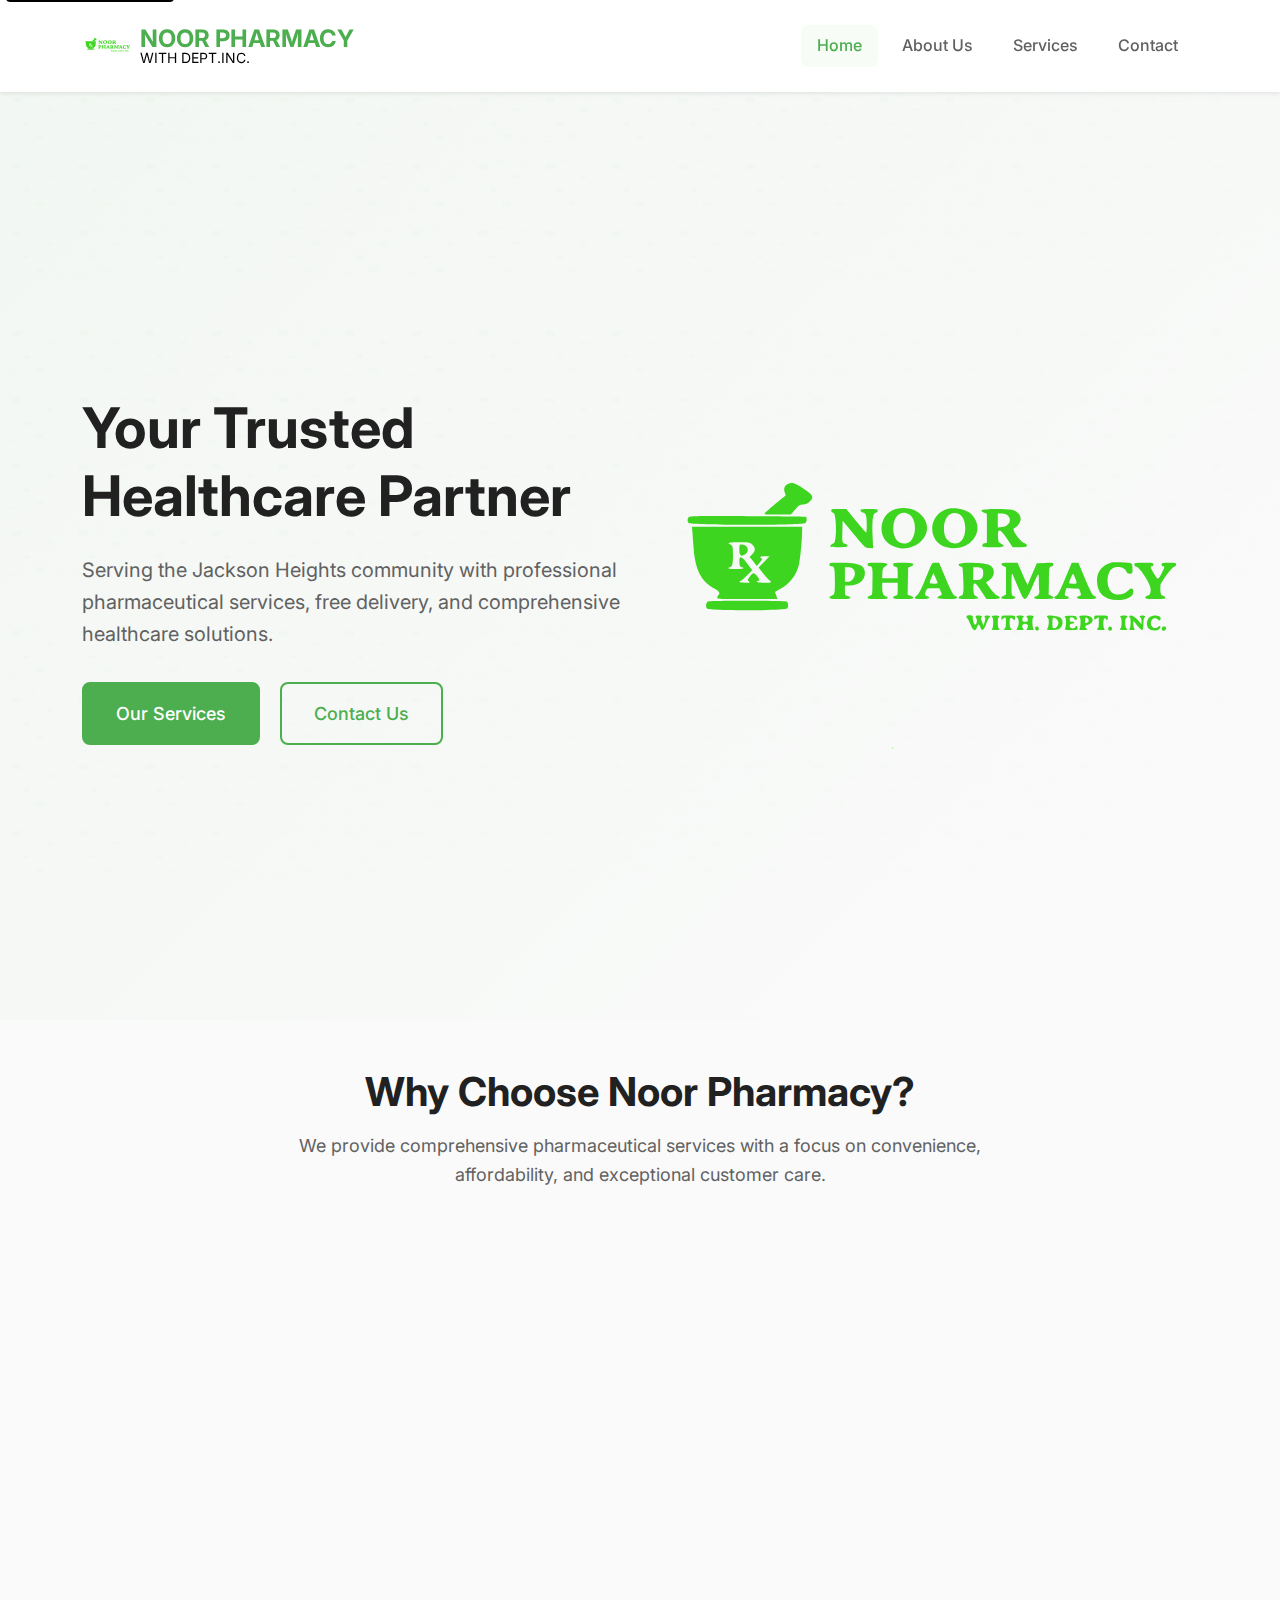
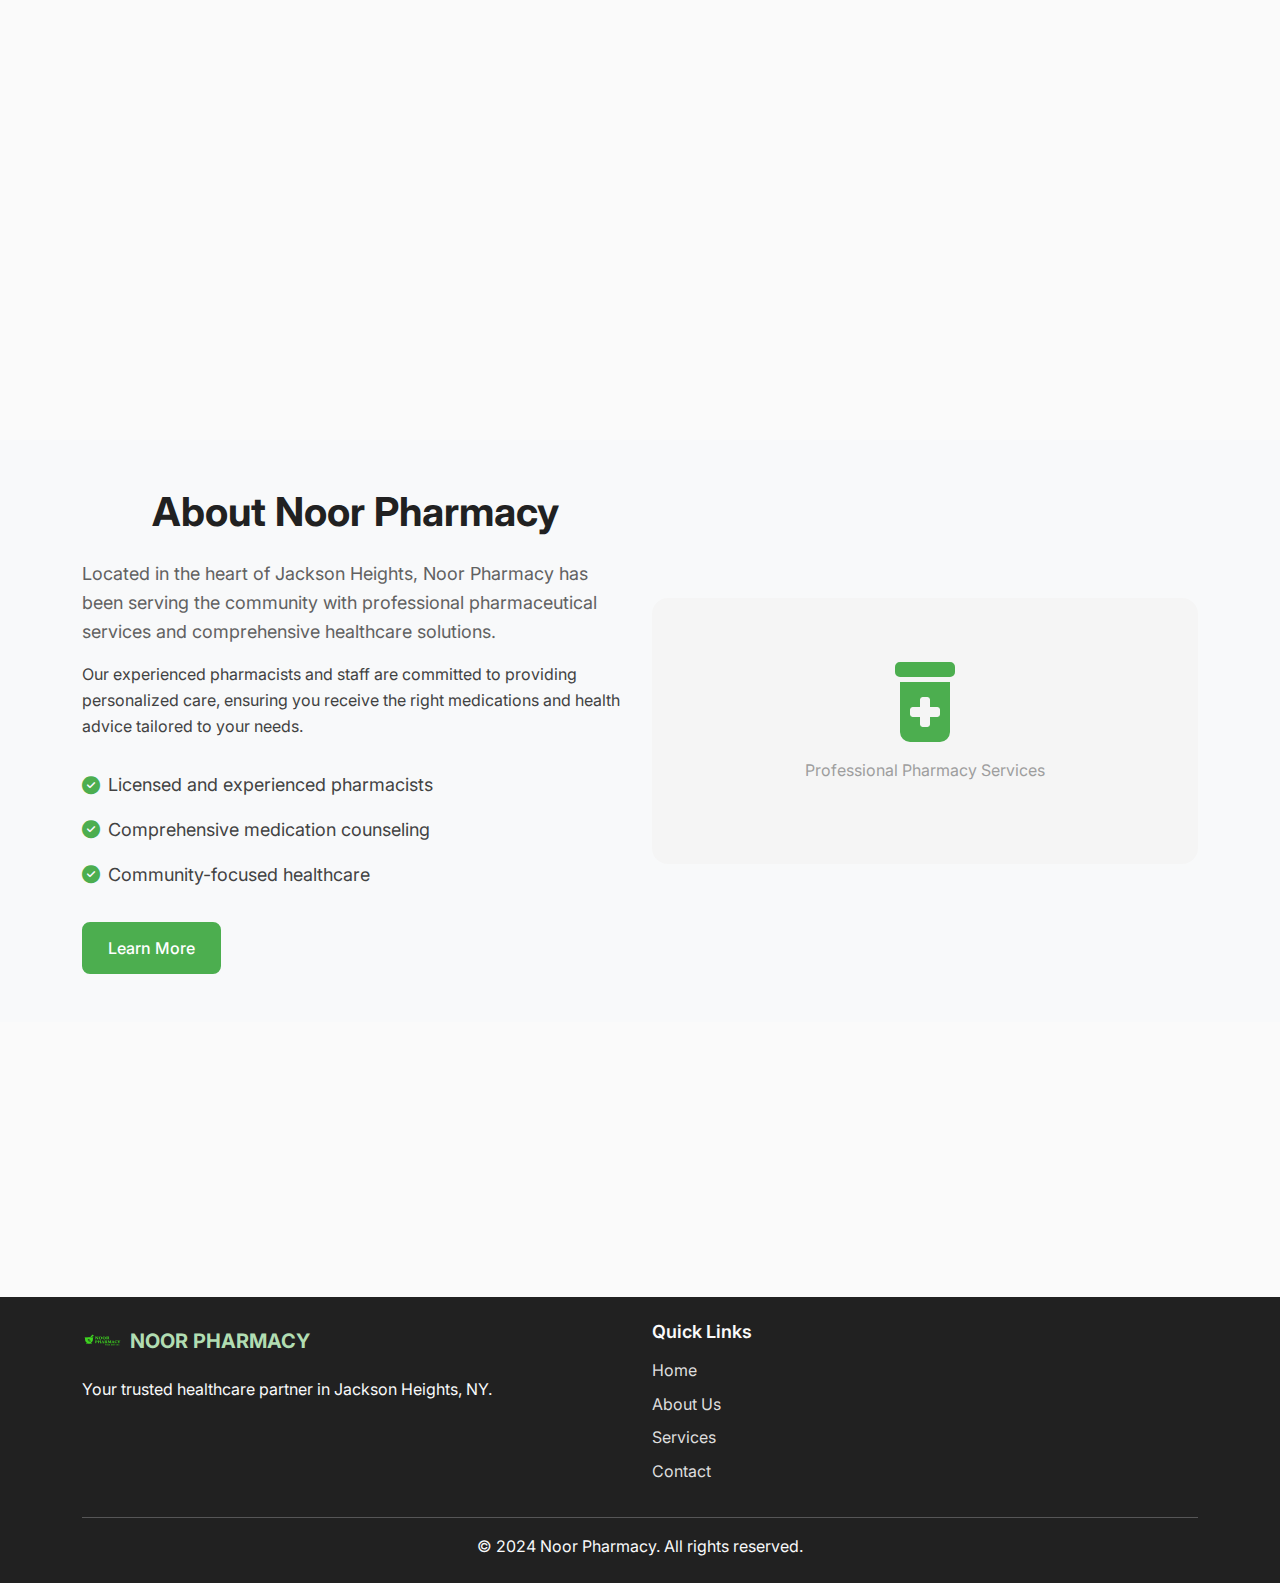
<file: index.html>
<!DOCTYPE html>
<html lang="en">
<head>
    <meta charset="UTF-8">
    <meta name="viewport" content="width=device-width, initial-scale=1.0">
    <title>Noor Pharmacy - Your Trusted Healthcare Partner in Jackson Heights, NY</title>
    <meta name="description" content="Noor Pharmacy in Jackson Heights, NY offers prescription medications, free pickup & delivery, accepts all major insurances, OTC medications, and more healthcare services.">
    <meta name="keywords" content="pharmacy, prescription, medication, Jackson Heights, NY, insurance, delivery, OTC, healthcare">
    
    <!-- Favicon -->
    <link rel="icon" type="image/svg+xml" href="favicon.svg">
    <link rel="icon" type="image/x-icon" href="favicon.ico">
    
    <!-- Bootstrap CSS -->
    <link href="https://cdn.jsdelivr.net/npm/bootstrap@5.3.0/dist/css/bootstrap.min.css" rel="stylesheet">
    <!-- Font Awesome -->
    <link rel="stylesheet" href="https://cdnjs.cloudflare.com/ajax/libs/font-awesome/6.4.0/css/all.min.css">
    <!-- Google Fonts -->
    <link href="https://fonts.googleapis.com/css2?family=Inter:wght@300;400;500;600;700&display=swap" rel="stylesheet">
    <!-- Custom CSS -->
    <link rel="stylesheet" href="css/style.css">
</head>
<body>
    <!-- Navigation -->
    <nav class="navbar navbar-expand-lg navbar-light bg-white shadow-sm fixed-top">
        <div class="container">
            <a class="navbar-brand d-flex align-items-center" href="index.html">
                <img src="assets/logo.svg" alt="Noor Pharmacy Logo" height="50" class="me-2">
                <div>
                    <div class="brand-name">NOOR PHARMACY</div>
                    <div class="brand-subtitle">WITH DEPT.INC.</div>
                </div>
            </a>
            
            <button class="navbar-toggler" type="button" data-bs-toggle="collapse" data-bs-target="#navbarNav">
                <span class="navbar-toggler-icon"></span>
            </button>
            
            <div class="collapse navbar-collapse" id="navbarNav">
                <ul class="navbar-nav ms-auto">
                    <li class="nav-item">
                        <a class="nav-link active" href="index.html">Home</a>
                    </li>
                    <li class="nav-item">
                        <a class="nav-link" href="about.html">About Us</a>
                    </li>
                    <li class="nav-item">
                        <a class="nav-link" href="services.html">Services</a>
                    </li>
                    <li class="nav-item">
                        <a class="nav-link" href="contact.html">Contact</a>
                    </li>
                </ul>
            </div>
        </div>
    </nav>

    <!-- Hero Section -->
    <section class="hero-section">
        <div class="container">
            <div class="row align-items-center min-vh-100">
                <div class="col-lg-6">
                    <div class="hero-content">
                        <h1 class="hero-title">Your Trusted Healthcare Partner</h1>
                        <p class="hero-subtitle">Serving the Jackson Heights community with professional pharmaceutical services, free delivery, and comprehensive healthcare solutions.</p>
                        <div class="hero-buttons">
                            <a href="services.html" class="btn btn-primary btn-lg me-3">Our Services</a>
                            <a href="contact.html" class="btn btn-outline-primary btn-lg">Contact Us</a>
                        </div>
                    </div>
                </div>
                <div class="col-lg-6">
                    <div class="hero-image">
                        <img src="assets/logo.svg" alt="Noor Pharmacy" class="img-fluid">
                    </div>
                </div>
            </div>
        </div>
    </section>

    <!-- Services Overview -->
    <section class="services-overview py-5">
        <div class="container">
            <div class="row text-center mb-5">
                <div class="col-lg-8 mx-auto">
                    <h2 class="section-title">Why Choose Noor Pharmacy?</h2>
                    <p class="section-subtitle">We provide comprehensive pharmaceutical services with a focus on convenience, affordability, and exceptional customer care.</p>
                </div>
            </div>
            
            <div class="row g-4">
                <div class="col-md-6 col-lg-3">
                    <div class="service-card">
                        <div class="service-icon">
                            <i class="fas fa-truck"></i>
                        </div>
                        <h4>Free Pickup & Delivery</h4>
                        <p>Convenient home delivery and pickup services for your medications and healthcare needs.</p>
                    </div>
                </div>
                
                <div class="col-md-6 col-lg-3">
                    <div class="service-card">
                        <div class="service-icon">
                            <i class="fas fa-shield-alt"></i>
                        </div>
                        <h4>All Major Insurances</h4>
                        <p>We accept all major insurance plans to make your healthcare more affordable and accessible.</p>
                    </div>
                </div>
                
                <div class="col-md-6 col-lg-3">
                    <div class="service-card">
                        <div class="service-icon">
                            <i class="fas fa-pills"></i>
                        </div>
                        <h4>O.T.C Medications</h4>
                        <p>Wide selection of over-the-counter medications and health products for your daily needs.</p>
                    </div>
                </div>
                
                <div class="col-md-6 col-lg-3">
                    <div class="service-card">
                        <div class="service-icon">
                            <i class="fas fa-file-invoice-dollar"></i>
                        </div>
                        <h4>Bill Payment Services</h4>
                        <p>Convenient phone and utility bill payment services for all major providers.</p>
                    </div>
                </div>
                
                <div class="col-md-6 col-lg-3">
                    <div class="service-card">
                        <div class="service-icon">
                            <i class="fas fa-money-bill-wave"></i>
                        </div>
                        <h4>Money Transfer</h4>
                        <p>Fast and secure money transfer services to send funds domestically and internationally.</p>
                    </div>
                </div>
            </div>
        </div>
    </section>

    <!-- About Section -->
    <section class="about-section py-5 bg-light">
        <div class="container">
            <div class="row align-items-center">
                <div class="col-lg-6">
                    <div class="about-content">
                        <h2 class="section-title">About Noor Pharmacy</h2>
                        <p class="lead">Located in the heart of Jackson Heights, Noor Pharmacy has been serving the community with professional pharmaceutical services and comprehensive healthcare solutions.</p>
                        <p>Our experienced pharmacists and staff are committed to providing personalized care, ensuring you receive the right medications and health advice tailored to your needs.</p>
                        <div class="about-features">
                            <div class="feature-item">
                                <i class="fas fa-check-circle text-primary me-2"></i>
                                <span>Licensed and experienced pharmacists</span>
                            </div>
                            <div class="feature-item">
                                <i class="fas fa-check-circle text-primary me-2"></i>
                                <span>Comprehensive medication counseling</span>
                            </div>
                            <div class="feature-item">
                                <i class="fas fa-check-circle text-primary me-2"></i>
                                <span>Community-focused healthcare</span>
                            </div>
                        </div>
                        <a href="about.html" class="btn btn-primary mt-3">Learn More</a>
                    </div>
                </div>
                <div class="col-lg-6">
                    <div class="about-image">
                        <div class="image-placeholder">
                            <i class="fas fa-prescription-bottle-alt fa-5x text-primary"></i>
                            <p class="mt-3">Professional Pharmacy Services</p>
                        </div>
                    </div>
                </div>
            </div>
        </div>
    </section>

    <!-- Contact Info -->
    <section class="contact-info py-5">
        <div class="container">
            <div class="row">
                <div class="col-lg-4">
                    <div class="contact-item">
                        <div class="contact-icon">
                            <i class="fas fa-map-marker-alt"></i>
                        </div>
                        <div class="contact-details">
                            <h5>Visit Us</h5>
                            <p>3703 74th Street<br>Jackson Heights, NY 11372</p>
                        </div>
                    </div>
                </div>
                
                <div class="col-lg-4">
                    <div class="contact-item">
                        <div class="contact-icon">
                            <i class="fas fa-phone"></i>
                        </div>
                        <div class="contact-details">
                            <h5>Call Us</h5>
                            <p><a href="tel:347-396-5303">347-396-5303</a></p>
                        </div>
                    </div>
                </div>
                
                <div class="col-lg-4">
                    <div class="contact-item">
                        <div class="contact-icon">
                            <i class="fas fa-envelope"></i>
                        </div>
                        <div class="contact-details">
                            <h5>Email Us</h5>
                            <p><a href="mailto:noorpharmacynyc@gmail.com">noorpharmacynyc@gmail.com</a></p>
                        </div>
                    </div>
                </div>
            </div>
        </div>
    </section>

    <!-- Footer -->
    <footer class="footer bg-dark text-light py-4">
        <div class="container">
            <div class="row">
                <div class="col-lg-6">
                    <div class="footer-brand">
                        <img src="assets/logo.svg" alt="Noor Pharmacy Logo" height="40" class="me-2">
                        <span class="footer-brand-name">NOOR PHARMACY</span>
                    </div>
                    <p class="mt-2">Your trusted healthcare partner in Jackson Heights, NY.</p>
                </div>
                <div class="col-lg-6">
                    <div class="footer-links">
                        <h6>Quick Links</h6>
                        <ul class="list-unstyled">
                            <li><a href="index.html">Home</a></li>
                            <li><a href="about.html">About Us</a></li>
                            <li><a href="services.html">Services</a></li>
                            <li><a href="contact.html">Contact</a></li>
                        </ul>
                    </div>
                </div>
            </div>
            <hr class="my-3">
            <div class="row">
                <div class="col-12 text-center">
                    <p class="mb-0">&copy; 2024 Noor Pharmacy. All rights reserved.</p>
                </div>
            </div>
        </div>
    </footer>

    <!-- Bootstrap JS -->
    <script src="https://cdn.jsdelivr.net/npm/bootstrap@5.3.0/dist/js/bootstrap.bundle.min.js"></script>
    <!-- Custom JS -->
    <script src="js/main.js"></script>
</body>
</html>
</file>
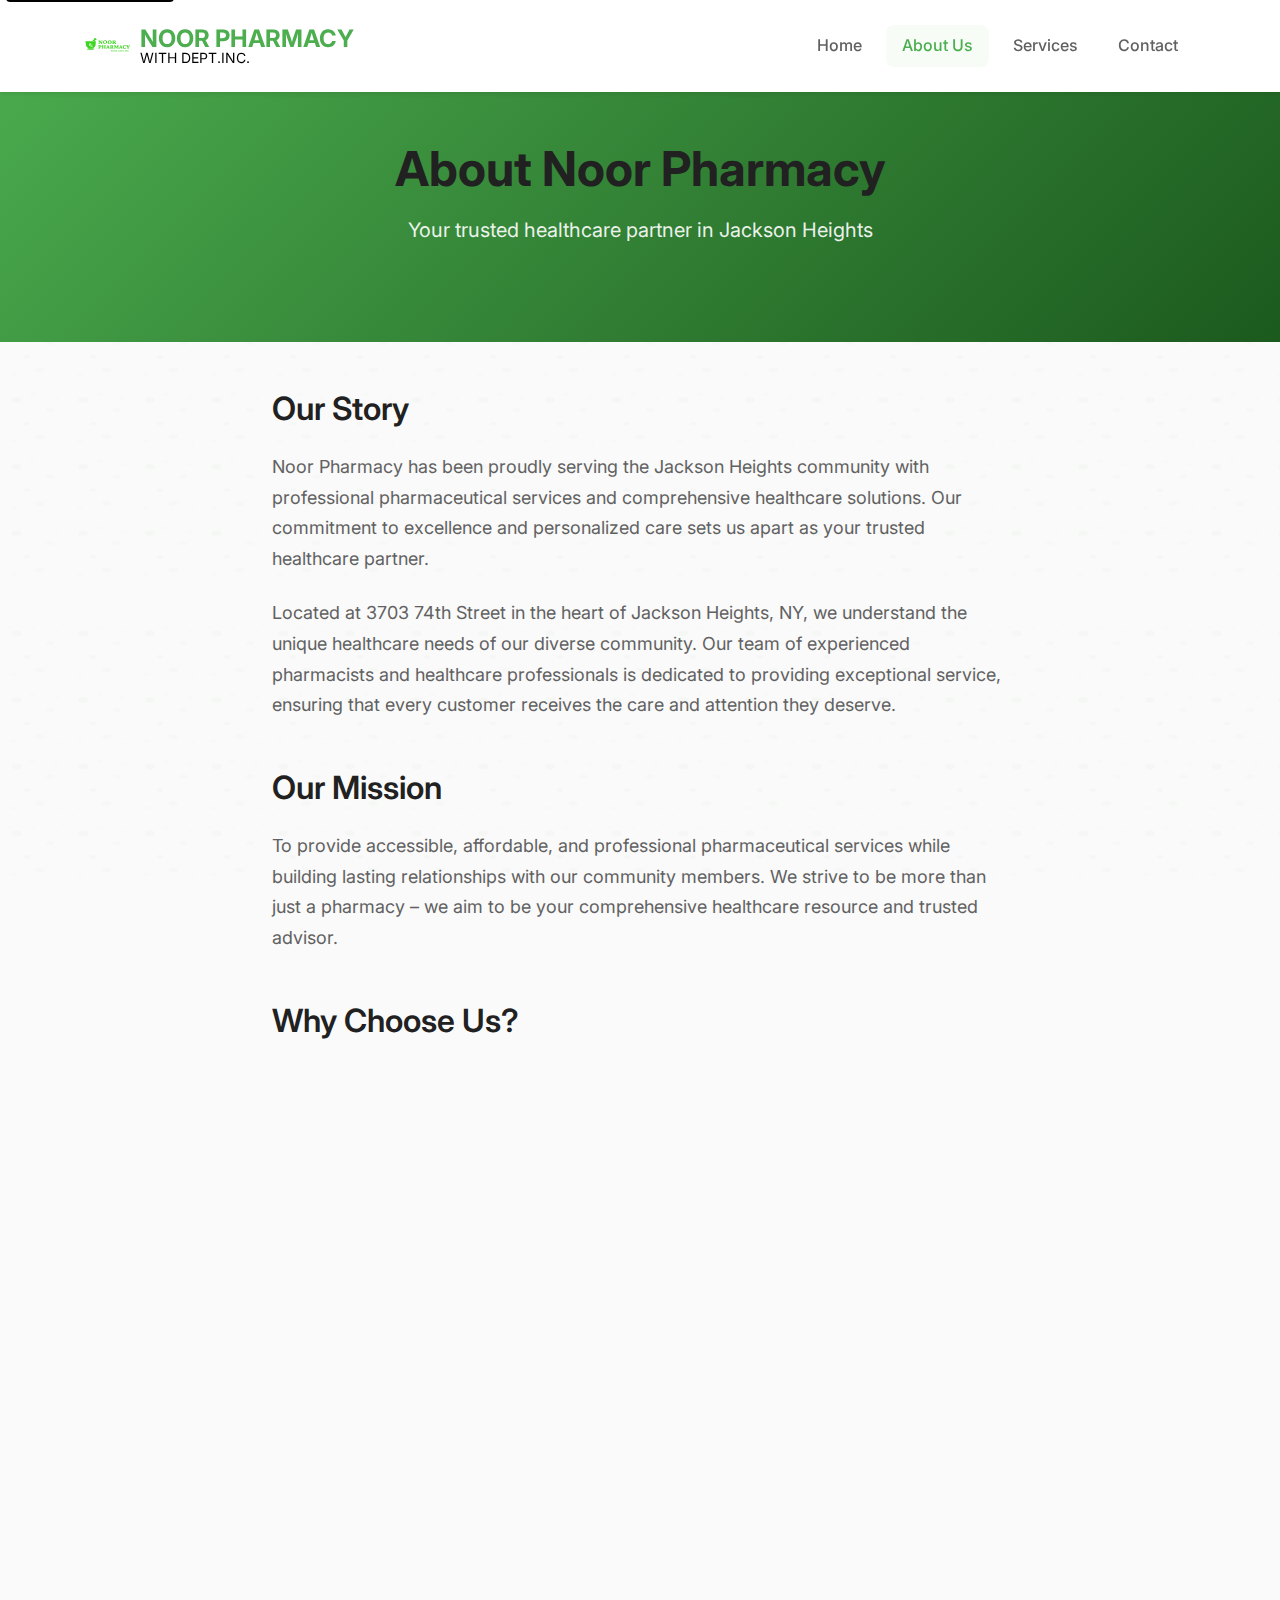
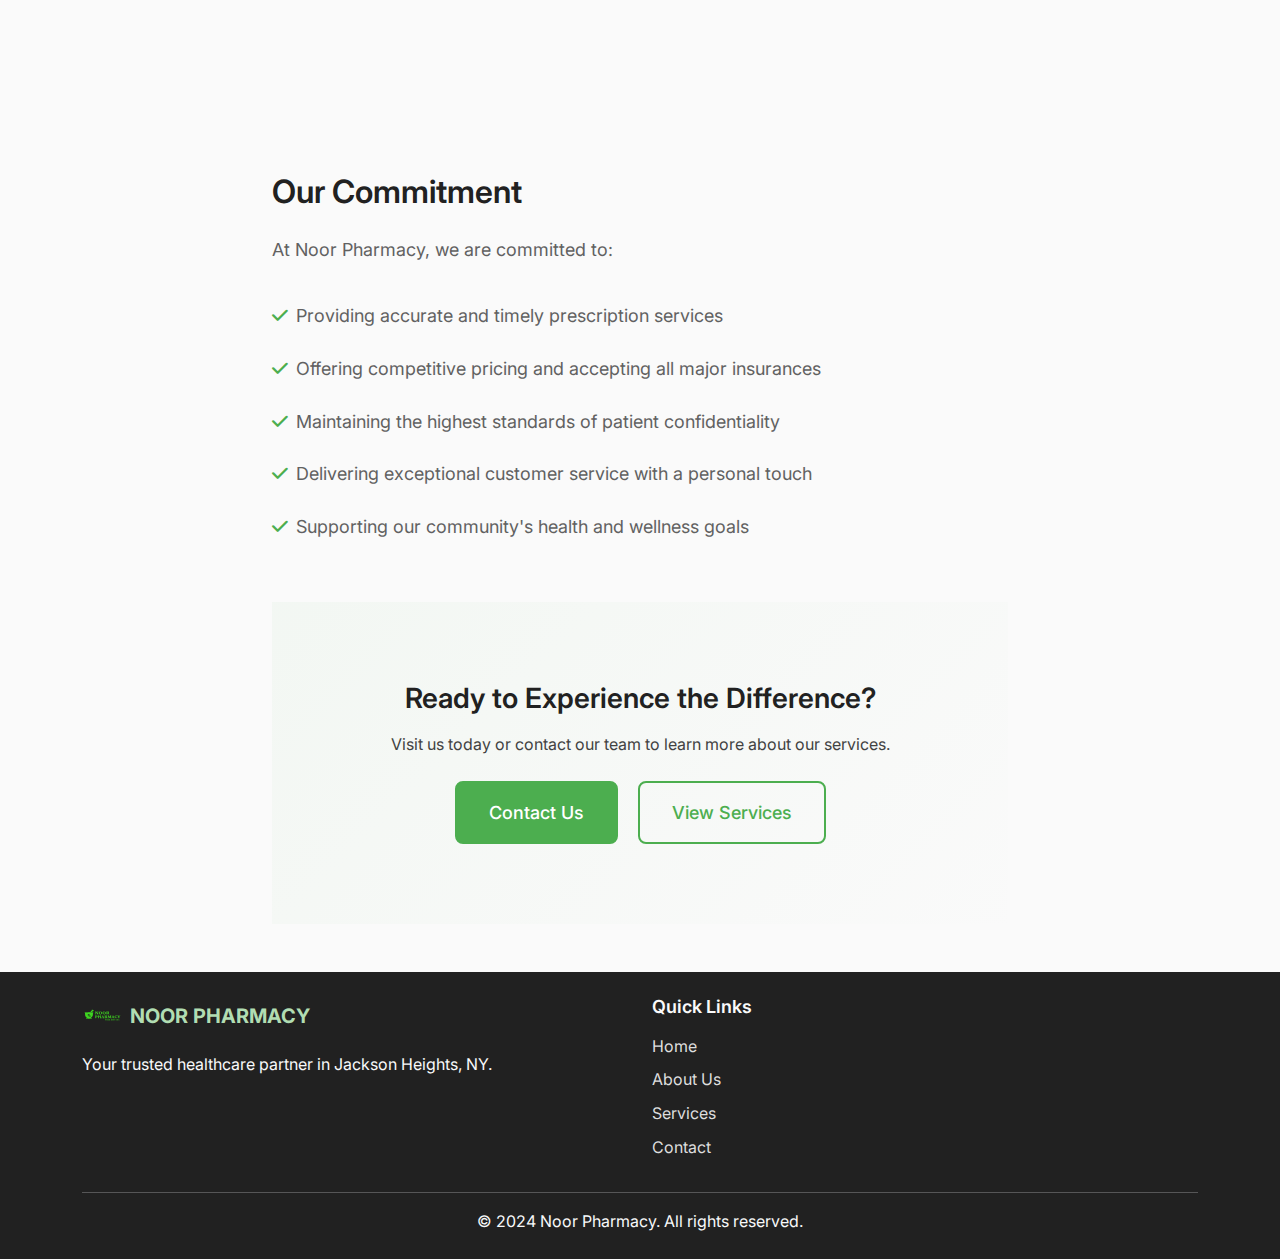
<file: about.html>
<!DOCTYPE html>
<html lang="en">
<head>
    <meta charset="UTF-8">
    <meta name="viewport" content="width=device-width, initial-scale=1.0">
    <title>About Us - Noor Pharmacy | Professional Healthcare Services in Jackson Heights</title>
    <meta name="description" content="Learn about Noor Pharmacy's commitment to providing professional pharmaceutical services and comprehensive healthcare solutions in Jackson Heights, NY.">
    
    <!-- Favicon -->
    <link rel="icon" type="image/svg+xml" href="favicon.svg">
    <link rel="icon" type="image/x-icon" href="favicon.ico">
    
    <!-- Bootstrap CSS -->
    <link href="https://cdn.jsdelivr.net/npm/bootstrap@5.3.0/dist/css/bootstrap.min.css" rel="stylesheet">
    <!-- Font Awesome -->
    <link rel="stylesheet" href="https://cdnjs.cloudflare.com/ajax/libs/font-awesome/6.4.0/css/all.min.css">
    <!-- Google Fonts -->
    <link href="https://fonts.googleapis.com/css2?family=Inter:wght@300;400;500;600;700&display=swap" rel="stylesheet">
    <!-- Custom CSS -->
    <link rel="stylesheet" href="css/style.css">
</head>
<body>
    <!-- Navigation -->
    <nav class="navbar navbar-expand-lg navbar-light bg-white shadow-sm fixed-top">
        <div class="container">
            <a class="navbar-brand d-flex align-items-center" href="index.html">
                <img src="assets/logo.svg" alt="Noor Pharmacy Logo" height="50" class="me-2">
                <div>
                    <div class="brand-name">NOOR PHARMACY</div>
                    <div class="brand-subtitle">WITH DEPT.INC.</div>
                </div>
            </a>
            
            <button class="navbar-toggler" type="button" data-bs-toggle="collapse" data-bs-target="#navbarNav">
                <span class="navbar-toggler-icon"></span>
            </button>
            
            <div class="collapse navbar-collapse" id="navbarNav">
                <ul class="navbar-nav ms-auto">
                    <li class="nav-item">
                        <a class="nav-link" href="index.html">Home</a>
                    </li>
                    <li class="nav-item">
                        <a class="nav-link active" href="about.html">About Us</a>
                    </li>
                    <li class="nav-item">
                        <a class="nav-link" href="services.html">Services</a>
                    </li>
                    <li class="nav-item">
                        <a class="nav-link" href="contact.html">Contact</a>
                    </li>
                </ul>
            </div>
        </div>
    </nav>

    <!-- Page Header -->
    <section class="page-header">
        <div class="container">
            <div class="row">
                <div class="col-12 text-center">
                    <h1 class="page-title">About Noor Pharmacy</h1>
                    <p class="page-subtitle">Your trusted healthcare partner in Jackson Heights</p>
                </div>
            </div>
        </div>
    </section>

    <!-- About Content -->
    <section class="about-content py-5">
        <div class="container">
            <div class="row">
                <div class="col-lg-8 mx-auto">
                    <div class="content-section">
                        <h2>Our Story</h2>
                        <p class="lead">Noor Pharmacy has been proudly serving the Jackson Heights community with professional pharmaceutical services and comprehensive healthcare solutions. Our commitment to excellence and personalized care sets us apart as your trusted healthcare partner.</p>
                        
                        <p>Located at 3703 74th Street in the heart of Jackson Heights, NY, we understand the unique healthcare needs of our diverse community. Our team of experienced pharmacists and healthcare professionals is dedicated to providing exceptional service, ensuring that every customer receives the care and attention they deserve.</p>
                    </div>

                    <div class="content-section">
                        <h2>Our Mission</h2>
                        <p>To provide accessible, affordable, and professional pharmaceutical services while building lasting relationships with our community members. We strive to be more than just a pharmacy – we aim to be your comprehensive healthcare resource and trusted advisor.</p>
                    </div>

                    <div class="content-section">
                        <h2>Why Choose Us?</h2>
                        <div class="row g-4">
                            <div class="col-md-6">
                                <div class="feature-box">
                                    <div class="feature-icon">
                                        <i class="fas fa-user-md"></i>
                                    </div>
                                    <h4>Expert Pharmacists</h4>
                                    <p>Our licensed pharmacists provide professional medication counseling and healthcare advice.</p>
                                </div>
                            </div>
                            <div class="col-md-6">
                                <div class="feature-box">
                                    <div class="feature-icon">
                                        <i class="fas fa-heart"></i>
                                    </div>
                                    <h4>Personalized Care</h4>
                                    <p>We take time to understand your individual health needs and provide customized solutions.</p>
                                </div>
                            </div>
                            <div class="col-md-6">
                                <div class="feature-box">
                                    <div class="feature-icon">
                                        <i class="fas fa-clock"></i>
                                    </div>
                                    <h4>Convenient Hours</h4>
                                    <p>Extended hours and flexible scheduling to accommodate your busy lifestyle.</p>
                                </div>
                            </div>
                            <div class="col-md-6">
                                <div class="feature-box">
                                    <div class="feature-icon">
                                        <i class="fas fa-users"></i>
                                    </div>
                                    <h4>Community Focus</h4>
                                    <p>Deeply rooted in the Jackson Heights community, understanding local healthcare needs.</p>
                                </div>
                            </div>
                        </div>
                    </div>

                    <div class="content-section">
                        <h2>Our Commitment</h2>
                        <p>At Noor Pharmacy, we are committed to:</p>
                        <ul class="commitment-list">
                            <li><i class="fas fa-check text-primary me-2"></i>Providing accurate and timely prescription services</li>
                            <li><i class="fas fa-check text-primary me-2"></i>Offering competitive pricing and accepting all major insurances</li>
                            <li><i class="fas fa-check text-primary me-2"></i>Maintaining the highest standards of patient confidentiality</li>
                            <li><i class="fas fa-check text-primary me-2"></i>Delivering exceptional customer service with a personal touch</li>
                            <li><i class="fas fa-check text-primary me-2"></i>Supporting our community's health and wellness goals</li>
                        </ul>
                    </div>

                    <div class="cta-section text-center">
                        <h3>Ready to Experience the Difference?</h3>
                        <p>Visit us today or contact our team to learn more about our services.</p>
                        <div class="mt-4">
                            <a href="contact.html" class="btn btn-primary btn-lg me-3">Contact Us</a>
                            <a href="services.html" class="btn btn-outline-primary btn-lg">View Services</a>
                        </div>
                    </div>
                </div>
            </div>
        </div>
    </section>

    <!-- Footer -->
    <footer class="footer bg-dark text-light py-4">
        <div class="container">
            <div class="row">
                <div class="col-lg-6">
                    <div class="footer-brand">
                        <img src="assets/logo.svg" alt="Noor Pharmacy Logo" height="40" class="me-2">
                        <span class="footer-brand-name">NOOR PHARMACY</span>
                    </div>
                    <p class="mt-2">Your trusted healthcare partner in Jackson Heights, NY.</p>
                </div>
                <div class="col-lg-6">
                    <div class="footer-links">
                        <h6>Quick Links</h6>
                        <ul class="list-unstyled">
                            <li><a href="index.html">Home</a></li>
                            <li><a href="about.html">About Us</a></li>
                            <li><a href="services.html">Services</a></li>
                            <li><a href="contact.html">Contact</a></li>
                        </ul>
                    </div>
                </div>
            </div>
            <hr class="my-3">
            <div class="row">
                <div class="col-12 text-center">
                    <p class="mb-0">&copy; 2024 Noor Pharmacy. All rights reserved.</p>
                </div>
            </div>
        </div>
    </footer>

    <!-- Bootstrap JS -->
    <script src="https://cdn.jsdelivr.net/npm/bootstrap@5.3.0/dist/js/bootstrap.bundle.min.js"></script>
    <!-- Custom JS -->
    <script src="js/main.js"></script>
</body>
</html>
</file>
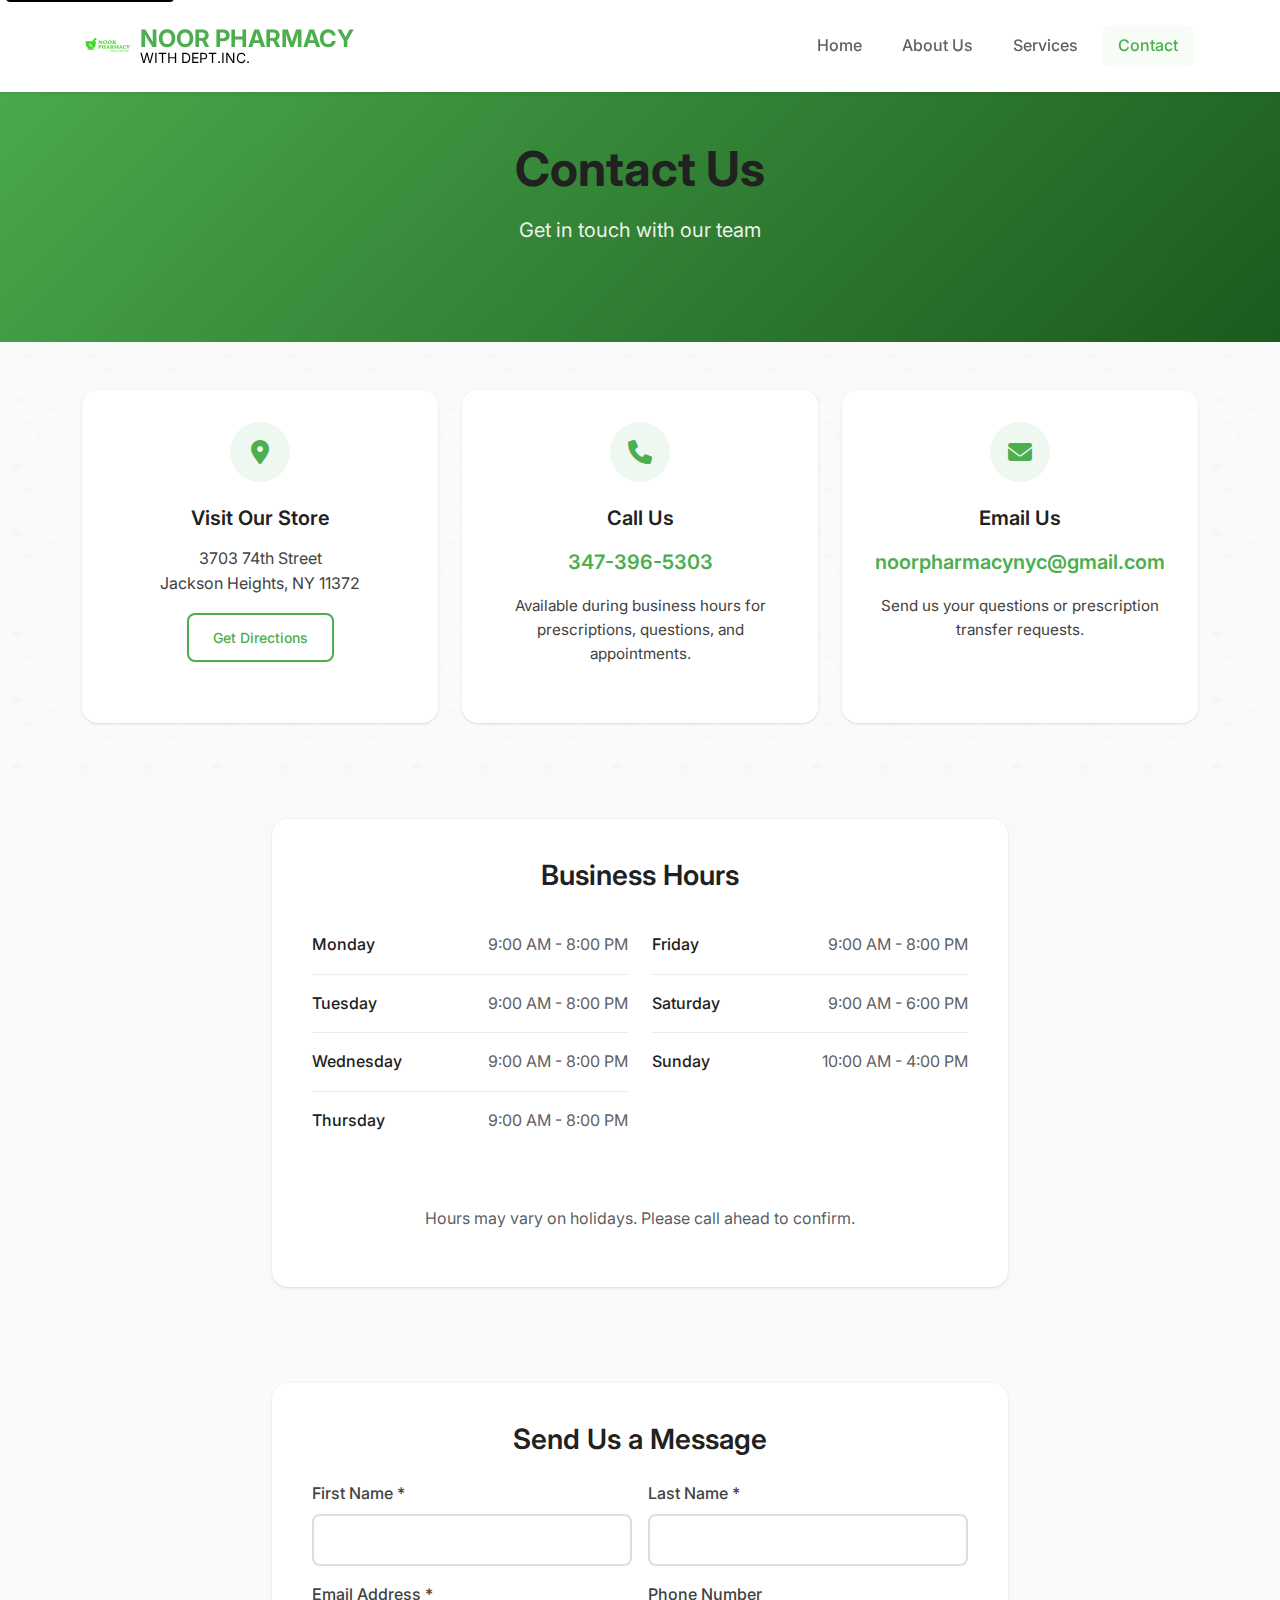
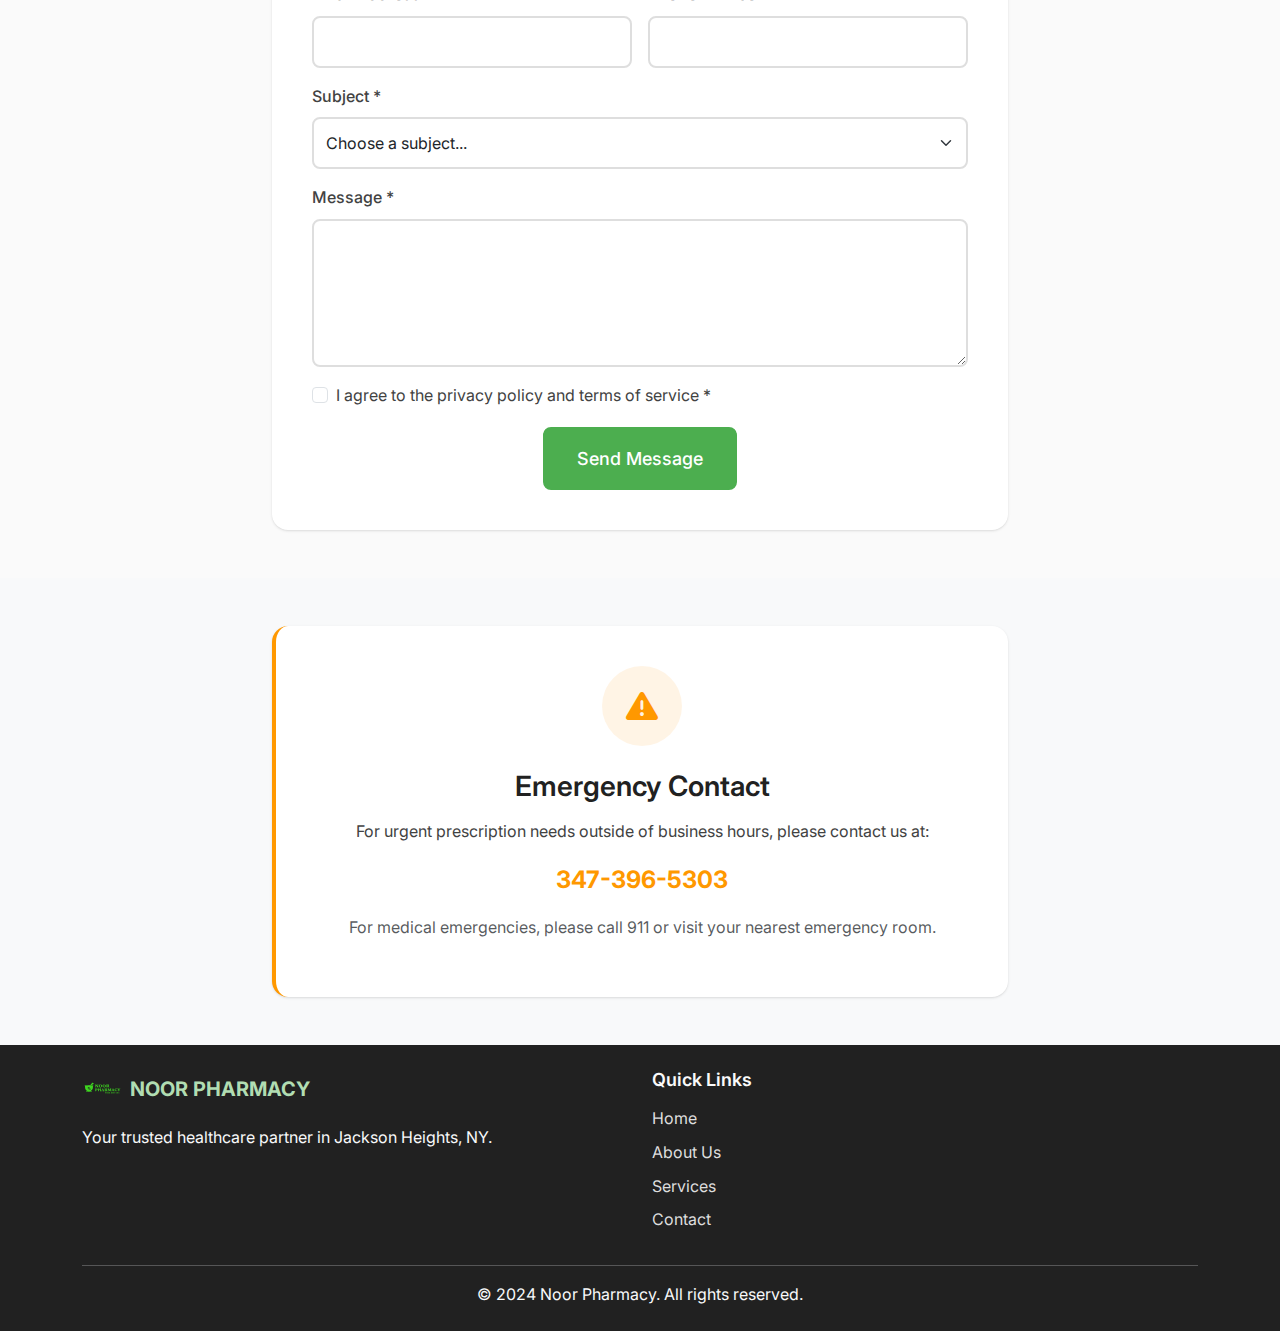
<file: contact.html>
<!DOCTYPE html>
<html lang="en">
<head>
    <meta charset="UTF-8">
    <meta name="viewport" content="width=device-width, initial-scale=1.0">
    <title>Contact Us - Noor Pharmacy | Get in Touch</title>
    <meta name="description" content="Contact Noor Pharmacy in Jackson Heights, NY. Visit us, call, or email for all your pharmaceutical and healthcare needs.">
    
    <!-- Favicon -->
    <link rel="icon" type="image/svg+xml" href="favicon.svg">
    <link rel="icon" type="image/x-icon" href="favicon.ico">
    
    <!-- Bootstrap CSS -->
    <link href="https://cdn.jsdelivr.net/npm/bootstrap@5.3.0/dist/css/bootstrap.min.css" rel="stylesheet">
    <!-- Font Awesome -->
    <link rel="stylesheet" href="https://cdnjs.cloudflare.com/ajax/libs/font-awesome/6.4.0/css/all.min.css">
    <!-- Google Fonts -->
    <link href="https://fonts.googleapis.com/css2?family=Inter:wght@300;400;500;600;700&display=swap" rel="stylesheet">
    <!-- Custom CSS -->
    <link rel="stylesheet" href="css/style.css">
</head>
<body>
    <!-- Navigation -->
    <nav class="navbar navbar-expand-lg navbar-light bg-white shadow-sm fixed-top">
        <div class="container">
            <a class="navbar-brand d-flex align-items-center" href="index.html">
                <img src="assets/logo.svg" alt="Noor Pharmacy Logo" height="50" class="me-2">
                <div>
                    <div class="brand-name">NOOR PHARMACY</div>
                    <div class="brand-subtitle">WITH DEPT.INC.</div>
                </div>
            </a>
            
            <button class="navbar-toggler" type="button" data-bs-toggle="collapse" data-bs-target="#navbarNav">
                <span class="navbar-toggler-icon"></span>
            </button>
            
            <div class="collapse navbar-collapse" id="navbarNav">
                <ul class="navbar-nav ms-auto">
                    <li class="nav-item">
                        <a class="nav-link" href="index.html">Home</a>
                    </li>
                    <li class="nav-item">
                        <a class="nav-link" href="about.html">About Us</a>
                    </li>
                    <li class="nav-item">
                        <a class="nav-link" href="services.html">Services</a>
                    </li>
                    <li class="nav-item">
                        <a class="nav-link active" href="contact.html">Contact</a>
                    </li>
                </ul>
            </div>
        </div>
    </nav>

    <!-- Page Header -->
    <section class="page-header">
        <div class="container">
            <div class="row">
                <div class="col-12 text-center">
                    <h1 class="page-title">Contact Us</h1>
                    <p class="page-subtitle">Get in touch with our team</p>
                </div>
            </div>
        </div>
    </section>

    <!-- Contact Information -->
    <section class="contact-section py-5">
        <div class="container">
            <div class="row g-4">
                <div class="col-lg-4">
                    <div class="contact-info-card">
                        <div class="contact-icon">
                            <i class="fas fa-map-marker-alt"></i>
                        </div>
                        <h4>Visit Our Store</h4>
                        <p>3703 74th Street<br>Jackson Heights, NY 11372</p>
                        <a href="https://maps.google.com/?q=3703+74th+Street,+Jackson+Heights,+NY+11372" target="_blank" class="btn btn-outline-primary btn-sm">Get Directions</a>
                    </div>
                </div>
                
                <div class="col-lg-4">
                    <div class="contact-info-card">
                        <div class="contact-icon">
                            <i class="fas fa-phone"></i>
                        </div>
                        <h4>Call Us</h4>
                        <p class="contact-number"><a href="tel:347-396-5303">347-396-5303</a></p>
                        <p class="contact-note">Available during business hours for prescriptions, questions, and appointments.</p>
                    </div>
                </div>
                
                <div class="col-lg-4">
                    <div class="contact-info-card">
                        <div class="contact-icon">
                            <i class="fas fa-envelope"></i>
                        </div>
                        <h4>Email Us</h4>
                        <p class="contact-email"><a href="mailto:noorpharmacynyc@gmail.com">noorpharmacynyc@gmail.com</a></p>
                        <p class="contact-note">Send us your questions or prescription transfer requests.</p>
                    </div>
                </div>
            </div>
        </div>
    </section>

    <!-- Business Hours -->
    <section class="hours-section py-5 bg-light">
        <div class="container">
            <div class="row">
                <div class="col-lg-8 mx-auto">
                    <div class="hours-card">
                        <h3 class="text-center mb-4">Business Hours</h3>
                        <div class="row">
                            <div class="col-md-6">
                                <div class="hours-list">
                                    <div class="hours-item">
                                        <span class="day">Monday</span>
                                        <span class="time">9:00 AM - 8:00 PM</span>
                                    </div>
                                    <div class="hours-item">
                                        <span class="day">Tuesday</span>
                                        <span class="time">9:00 AM - 8:00 PM</span>
                                    </div>
                                    <div class="hours-item">
                                        <span class="day">Wednesday</span>
                                        <span class="time">9:00 AM - 8:00 PM</span>
                                    </div>
                                    <div class="hours-item">
                                        <span class="day">Thursday</span>
                                        <span class="time">9:00 AM - 8:00 PM</span>
                                    </div>
                                </div>
                            </div>
                            <div class="col-md-6">
                                <div class="hours-list">
                                    <div class="hours-item">
                                        <span class="day">Friday</span>
                                        <span class="time">9:00 AM - 8:00 PM</span>
                                    </div>
                                    <div class="hours-item">
                                        <span class="day">Saturday</span>
                                        <span class="time">9:00 AM - 6:00 PM</span>
                                    </div>
                                    <div class="hours-item">
                                        <span class="day">Sunday</span>
                                        <span class="time">10:00 AM - 4:00 PM</span>
                                    </div>
                                </div>
                            </div>
                        </div>
                        <div class="text-center mt-4">
                            <p class="text-muted">Hours may vary on holidays. Please call ahead to confirm.</p>
                        </div>
                    </div>
                </div>
            </div>
        </div>
    </section>

    <!-- Contact Form -->
    <section class="contact-form-section py-5">
        <div class="container">
            <div class="row">
                <div class="col-lg-8 mx-auto">
                    <div class="contact-form-card">
                        <h3 class="text-center mb-4">Send Us a Message</h3>
                        <form id="contactForm" class="needs-validation" novalidate>
                            <div class="row g-3">
                                <div class="col-md-6">
                                    <label for="firstName" class="form-label">First Name *</label>
                                    <input type="text" class="form-control" id="firstName" required>
                                    <div class="invalid-feedback">
                                        Please provide a valid first name.
                                    </div>
                                </div>
                                <div class="col-md-6">
                                    <label for="lastName" class="form-label">Last Name *</label>
                                    <input type="text" class="form-control" id="lastName" required>
                                    <div class="invalid-feedback">
                                        Please provide a valid last name.
                                    </div>
                                </div>
                                <div class="col-md-6">
                                    <label for="email" class="form-label">Email Address *</label>
                                    <input type="email" class="form-control" id="email" required>
                                    <div class="invalid-feedback">
                                        Please provide a valid email address.
                                    </div>
                                </div>
                                <div class="col-md-6">
                                    <label for="phone" class="form-label">Phone Number</label>
                                    <input type="tel" class="form-control" id="phone">
                                </div>
                                <div class="col-12">
                                    <label for="subject" class="form-label">Subject *</label>
                                    <select class="form-select" id="subject" required>
                                        <option value="">Choose a subject...</option>
                                        <option value="prescription">Prescription Inquiry</option>
                                        <option value="delivery">Delivery Service</option>
                                        <option value="insurance">Insurance Question</option>
                                        <option value="transfer">Prescription Transfer</option>
                                        <option value="general">General Question</option>
                                        <option value="other">Other</option>
                                    </select>
                                    <div class="invalid-feedback">
                                        Please select a subject.
                                    </div>
                                </div>
                                <div class="col-12">
                                    <label for="message" class="form-label">Message *</label>
                                    <textarea class="form-control" id="message" rows="5" required></textarea>
                                    <div class="invalid-feedback">
                                        Please provide a message.
                                    </div>
                                </div>
                                <div class="col-12">
                                    <div class="form-check">
                                        <input class="form-check-input" type="checkbox" id="privacy" required>
                                        <label class="form-check-label" for="privacy">
                                            I agree to the privacy policy and terms of service *
                                        </label>
                                        <div class="invalid-feedback">
                                            You must agree before submitting.
                                        </div>
                                    </div>
                                </div>
                                <div class="col-12 text-center">
                                    <button type="submit" class="btn btn-primary btn-lg">Send Message</button>
                                </div>
                            </div>
                        </form>
                    </div>
                </div>
            </div>
        </div>
    </section>

    <!-- Emergency Contact -->
    <section class="emergency-section py-5 bg-light">
        <div class="container">
            <div class="row">
                <div class="col-lg-8 mx-auto text-center">
                    <div class="emergency-card">
                        <div class="emergency-icon">
                            <i class="fas fa-exclamation-triangle"></i>
                        </div>
                        <h3>Emergency Contact</h3>
                        <p>For urgent prescription needs outside of business hours, please contact us at:</p>
                        <p class="emergency-number"><a href="tel:347-396-5303">347-396-5303</a></p>
                        <p class="text-muted">For medical emergencies, please call 911 or visit your nearest emergency room.</p>
                    </div>
                </div>
            </div>
        </div>
    </section>

    <!-- Footer -->
    <footer class="footer bg-dark text-light py-4">
        <div class="container">
            <div class="row">
                <div class="col-lg-6">
                    <div class="footer-brand">
                        <img src="assets/logo.svg" alt="Noor Pharmacy Logo" height="40" class="me-2">
                        <span class="footer-brand-name">NOOR PHARMACY</span>
                    </div>
                    <p class="mt-2">Your trusted healthcare partner in Jackson Heights, NY.</p>
                </div>
                <div class="col-lg-6">
                    <div class="footer-links">
                        <h6>Quick Links</h6>
                        <ul class="list-unstyled">
                            <li><a href="index.html">Home</a></li>
                            <li><a href="about.html">About Us</a></li>
                            <li><a href="services.html">Services</a></li>
                            <li><a href="contact.html">Contact</a></li>
                        </ul>
                    </div>
                </div>
            </div>
            <hr class="my-3">
            <div class="row">
                <div class="col-12 text-center">
                    <p class="mb-0">&copy; 2024 Noor Pharmacy. All rights reserved.</p>
                </div>
            </div>
        </div>
    </footer>

    <!-- Bootstrap JS -->
    <script src="https://cdn.jsdelivr.net/npm/bootstrap@5.3.0/dist/js/bootstrap.bundle.min.js"></script>
    <!-- Custom JS -->
    <script src="js/main.js"></script>
</body>
</html>
</file>
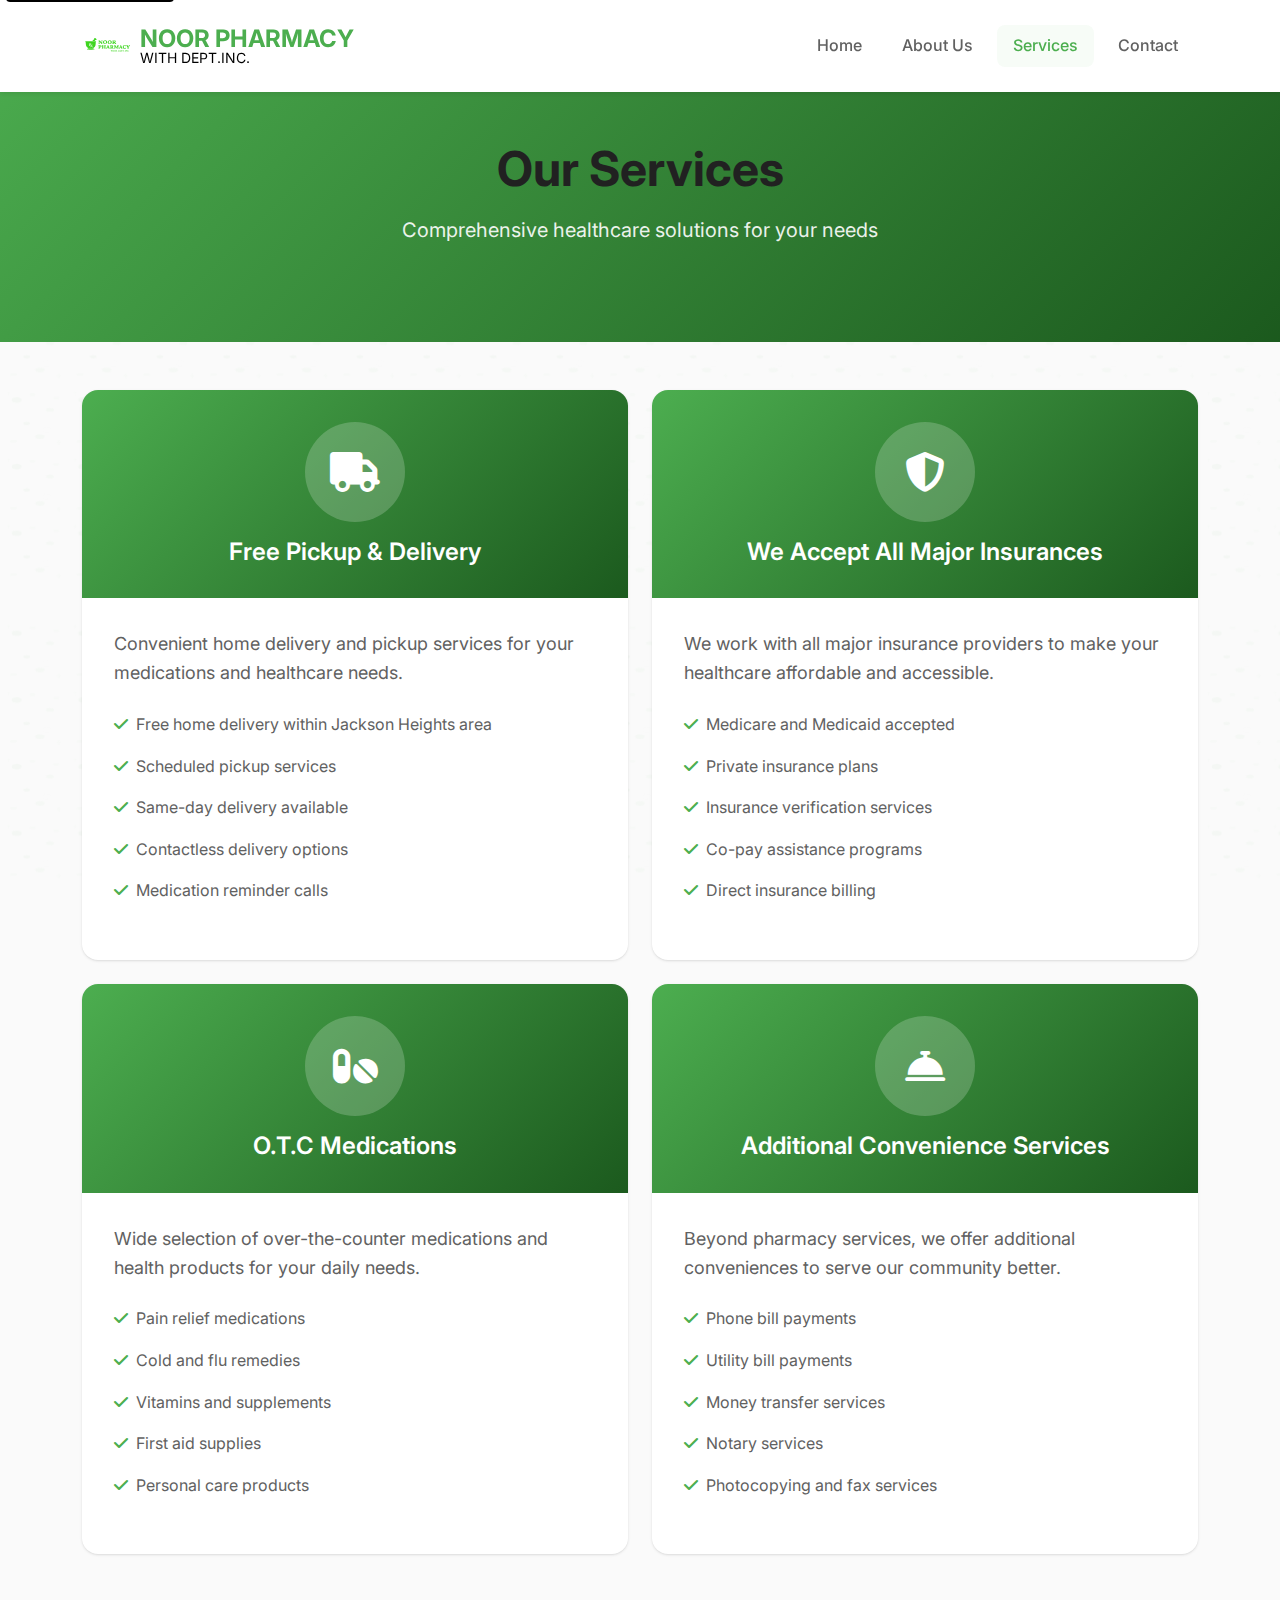
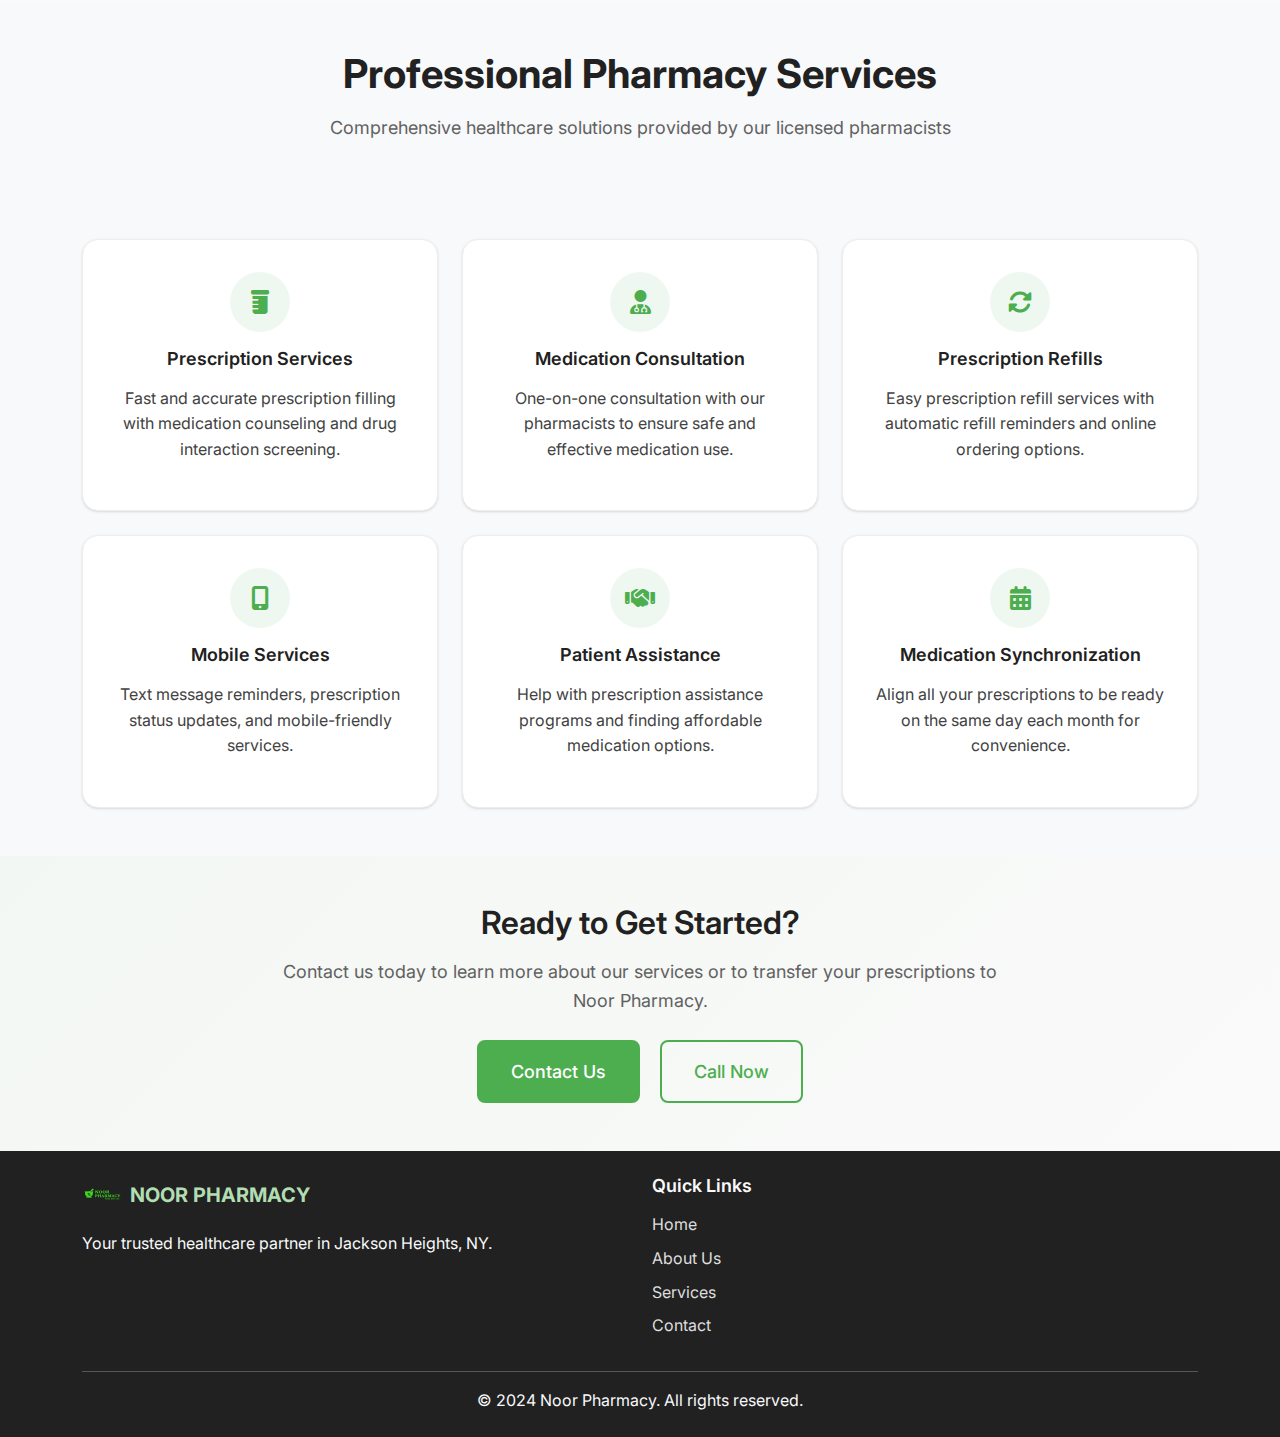
<file: services.html>
<!DOCTYPE html>
<html lang="en">
<head>
    <meta charset="UTF-8">
    <meta name="viewport" content="width=device-width, initial-scale=1.0">
    <title>Services - Noor Pharmacy | Comprehensive Healthcare Solutions</title>
    <meta name="description" content="Explore Noor Pharmacy's comprehensive services including free delivery, insurance acceptance, OTC medications, and additional convenience services in Jackson Heights, NY.">
    
    <!-- Favicon -->
    <link rel="icon" type="image/svg+xml" href="favicon.svg">
    <link rel="icon" type="image/x-icon" href="favicon.ico">
    
    <!-- Bootstrap CSS -->
    <link href="https://cdn.jsdelivr.net/npm/bootstrap@5.3.0/dist/css/bootstrap.min.css" rel="stylesheet">
    <!-- Font Awesome -->
    <link rel="stylesheet" href="https://cdnjs.cloudflare.com/ajax/libs/font-awesome/6.4.0/css/all.min.css">
    <!-- Google Fonts -->
    <link href="https://fonts.googleapis.com/css2?family=Inter:wght@300;400;500;600;700&display=swap" rel="stylesheet">
    <!-- Custom CSS -->
    <link rel="stylesheet" href="css/style.css">
</head>
<body>
    <!-- Navigation -->
    <nav class="navbar navbar-expand-lg navbar-light bg-white shadow-sm fixed-top">
        <div class="container">
            <a class="navbar-brand d-flex align-items-center" href="index.html">
                <img src="assets/logo.svg" alt="Noor Pharmacy Logo" height="50" class="me-2">
                <div>
                    <div class="brand-name">NOOR PHARMACY</div>
                    <div class="brand-subtitle">WITH DEPT.INC.</div>
                </div>
            </a>
            
            <button class="navbar-toggler" type="button" data-bs-toggle="collapse" data-bs-target="#navbarNav">
                <span class="navbar-toggler-icon"></span>
            </button>
            
            <div class="collapse navbar-collapse" id="navbarNav">
                <ul class="navbar-nav ms-auto">
                    <li class="nav-item">
                        <a class="nav-link" href="index.html">Home</a>
                    </li>
                    <li class="nav-item">
                        <a class="nav-link" href="about.html">About Us</a>
                    </li>
                    <li class="nav-item">
                        <a class="nav-link active" href="services.html">Services</a>
                    </li>
                    <li class="nav-item">
                        <a class="nav-link" href="contact.html">Contact</a>
                    </li>
                </ul>
            </div>
        </div>
    </nav>

    <!-- Page Header -->
    <section class="page-header">
        <div class="container">
            <div class="row">
                <div class="col-12 text-center">
                    <h1 class="page-title">Our Services</h1>
                    <p class="page-subtitle">Comprehensive healthcare solutions for your needs</p>
                </div>
            </div>
        </div>
    </section>

    <!-- Main Services -->
    <section class="services-section py-5">
        <div class="container">
            <div class="row g-4">
                <!-- Free Pickup & Delivery -->
                <div class="col-lg-6">
                    <div class="service-detail-card">
                        <div class="service-header">
                            <div class="service-icon-large">
                                <i class="fas fa-truck"></i>
                            </div>
                            <h3>Free Pickup & Delivery</h3>
                        </div>
                        <div class="service-content">
                            <p class="lead">Convenient home delivery and pickup services for your medications and healthcare needs.</p>
                            <ul class="service-features">
                                <li><i class="fas fa-check text-primary me-2"></i>Free home delivery within Jackson Heights area</li>
                                <li><i class="fas fa-check text-primary me-2"></i>Scheduled pickup services</li>
                                <li><i class="fas fa-check text-primary me-2"></i>Same-day delivery available</li>
                                <li><i class="fas fa-check text-primary me-2"></i>Contactless delivery options</li>
                                <li><i class="fas fa-check text-primary me-2"></i>Medication reminder calls</li>
                            </ul>
                        </div>
                    </div>
                </div>

                <!-- Insurance Services -->
                <div class="col-lg-6">
                    <div class="service-detail-card">
                        <div class="service-header">
                            <div class="service-icon-large">
                                <i class="fas fa-shield-alt"></i>
                            </div>
                            <h3>We Accept All Major Insurances</h3>
                        </div>
                        <div class="service-content">
                            <p class="lead">We work with all major insurance providers to make your healthcare affordable and accessible.</p>
                            <ul class="service-features">
                                <li><i class="fas fa-check text-primary me-2"></i>Medicare and Medicaid accepted</li>
                                <li><i class="fas fa-check text-primary me-2"></i>Private insurance plans</li>
                                <li><i class="fas fa-check text-primary me-2"></i>Insurance verification services</li>
                                <li><i class="fas fa-check text-primary me-2"></i>Co-pay assistance programs</li>
                                <li><i class="fas fa-check text-primary me-2"></i>Direct insurance billing</li>
                            </ul>
                        </div>
                    </div>
                </div>

                <!-- OTC Medications -->
                <div class="col-lg-6">
                    <div class="service-detail-card">
                        <div class="service-header">
                            <div class="service-icon-large">
                                <i class="fas fa-pills"></i>
                            </div>
                            <h3>O.T.C Medications</h3>
                        </div>
                        <div class="service-content">
                            <p class="lead">Wide selection of over-the-counter medications and health products for your daily needs.</p>
                            <ul class="service-features">
                                <li><i class="fas fa-check text-primary me-2"></i>Pain relief medications</li>
                                <li><i class="fas fa-check text-primary me-2"></i>Cold and flu remedies</li>
                                <li><i class="fas fa-check text-primary me-2"></i>Vitamins and supplements</li>
                                <li><i class="fas fa-check text-primary me-2"></i>First aid supplies</li>
                                <li><i class="fas fa-check text-primary me-2"></i>Personal care products</li>
                            </ul>
                        </div>
                    </div>
                </div>

                <!-- Additional Services -->
                <div class="col-lg-6">
                    <div class="service-detail-card">
                        <div class="service-header">
                            <div class="service-icon-large">
                                <i class="fas fa-concierge-bell"></i>
                            </div>
                            <h3>Additional Convenience Services</h3>
                        </div>
                        <div class="service-content">
                            <p class="lead">Beyond pharmacy services, we offer additional conveniences to serve our community better.</p>
                            <ul class="service-features">
                                <li><i class="fas fa-check text-primary me-2"></i>Phone bill payments</li>
                                <li><i class="fas fa-check text-primary me-2"></i>Utility bill payments</li>
                                <li><i class="fas fa-check text-primary me-2"></i>Money transfer services</li>
                                <li><i class="fas fa-check text-primary me-2"></i>Notary services</li>
                                <li><i class="fas fa-check text-primary me-2"></i>Photocopying and fax services</li>
                            </ul>
                        </div>
                    </div>
                </div>
            </div>
        </div>
    </section>

    <!-- Additional Services Grid -->
    <section class="additional-services py-5 bg-light">
        <div class="container">
            <div class="row text-center mb-5">
                <div class="col-lg-8 mx-auto">
                    <h2 class="section-title">Professional Pharmacy Services</h2>
                    <p class="section-subtitle">Comprehensive healthcare solutions provided by our licensed pharmacists</p>
                </div>
            </div>
            
            <div class="row g-4">
                <div class="col-md-4">
                    <div class="additional-service-card">
                        <div class="service-icon">
                            <i class="fas fa-prescription-bottle"></i>
                        </div>
                        <h4>Prescription Services</h4>
                        <p>Fast and accurate prescription filling with medication counseling and drug interaction screening.</p>
                    </div>
                </div>
                
                <div class="col-md-4">
                    <div class="additional-service-card">
                        <div class="service-icon">
                            <i class="fas fa-user-md"></i>
                        </div>
                        <h4>Medication Consultation</h4>
                        <p>One-on-one consultation with our pharmacists to ensure safe and effective medication use.</p>
                    </div>
                </div>
                
                <div class="col-md-4">
                    <div class="additional-service-card">
                        <div class="service-icon">
                            <i class="fas fa-sync-alt"></i>
                        </div>
                        <h4>Prescription Refills</h4>
                        <p>Easy prescription refill services with automatic refill reminders and online ordering options.</p>
                    </div>
                </div>
                
                <div class="col-md-4">
                    <div class="additional-service-card">
                        <div class="service-icon">
                            <i class="fas fa-mobile-alt"></i>
                        </div>
                        <h4>Mobile Services</h4>
                        <p>Text message reminders, prescription status updates, and mobile-friendly services.</p>
                    </div>
                </div>
                
                <div class="col-md-4">
                    <div class="additional-service-card">
                        <div class="service-icon">
                            <i class="fas fa-handshake"></i>
                        </div>
                        <h4>Patient Assistance</h4>
                        <p>Help with prescription assistance programs and finding affordable medication options.</p>
                    </div>
                </div>
                
                <div class="col-md-4">
                    <div class="additional-service-card">
                        <div class="service-icon">
                            <i class="fas fa-calendar-alt"></i>
                        </div>
                        <h4>Medication Synchronization</h4>
                        <p>Align all your prescriptions to be ready on the same day each month for convenience.</p>
                    </div>
                </div>
            </div>
        </div>
    </section>

    <!-- CTA Section -->
    <section class="cta-section py-5">
        <div class="container">
            <div class="row">
                <div class="col-lg-8 mx-auto text-center">
                    <h2>Ready to Get Started?</h2>
                    <p class="lead">Contact us today to learn more about our services or to transfer your prescriptions to Noor Pharmacy.</p>
                    <div class="mt-4">
                        <a href="contact.html" class="btn btn-primary btn-lg me-3">Contact Us</a>
                        <a href="tel:347-396-5303" class="btn btn-outline-primary btn-lg">Call Now</a>
                    </div>
                </div>
            </div>
        </div>
    </section>

    <!-- Footer -->
    <footer class="footer bg-dark text-light py-4">
        <div class="container">
            <div class="row">
                <div class="col-lg-6">
                    <div class="footer-brand">
                        <img src="assets/logo.svg" alt="Noor Pharmacy Logo" height="40" class="me-2">
                        <span class="footer-brand-name">NOOR PHARMACY</span>
                    </div>
                    <p class="mt-2">Your trusted healthcare partner in Jackson Heights, NY.</p>
                </div>
                <div class="col-lg-6">
                    <div class="footer-links">
                        <h6>Quick Links</h6>
                        <ul class="list-unstyled">
                            <li><a href="index.html">Home</a></li>
                            <li><a href="about.html">About Us</a></li>
                            <li><a href="services.html">Services</a></li>
                            <li><a href="contact.html">Contact</a></li>
                        </ul>
                    </div>
                </div>
            </div>
            <hr class="my-3">
            <div class="row">
                <div class="col-12 text-center">
                    <p class="mb-0">&copy; 2024 Noor Pharmacy. All rights reserved.</p>
                </div>
            </div>
        </div>
    </footer>

    <!-- Bootstrap JS -->
    <script src="https://cdn.jsdelivr.net/npm/bootstrap@5.3.0/dist/js/bootstrap.bundle.min.js"></script>
    <!-- Custom JS -->
    <script src="js/main.js"></script>
</body>
</html>
</file>
<file: css/style.css>
:root {
    /* Primary Colors - Green theme matching the logo */
    --primary-color: 122 39% 49%; /* #4CAF50 */
    --primary-dark: 122 53% 23%; /* #2E7D32 */
    --primary-light: 122 39% 78%; /* #C8E6C9 */
    
    /* Neutral Colors */
    --dark: 0 0% 15%; /* #262626 */
    --light: 0 0% 98%; /* #FAFAFA */
    --gray-100: 0 0% 96%; /* #F5F5F5 */
    --gray-200: 0 0% 93%; /* #EEEEEE */
    --gray-300: 0 0% 87%; /* #DDDDDD */
    --gray-500: 0 0% 62%; /* #9E9E9E */
    --gray-700: 0 0% 38%; /* #616161 */
    --gray-800: 0 0% 26%; /* #424242 */
    --gray-900: 0 0% 13%; /* #212121 */
    
    /* Typography */
    --font-family: 'Inter', -apple-system, BlinkMacSystemFont, 'Segoe UI', Roboto, sans-serif;
    --font-weight-light: 300;
    --font-weight-normal: 400;
    --font-weight-medium: 500;
    --font-weight-semibold: 600;
    --font-weight-bold: 700;
    
    /* Spacing */
    --section-padding: 5rem 0;
    --container-padding: 1.5rem;
    
    /* Border Radius */
    --border-radius: 0.5rem;
    --border-radius-lg: 1rem;
    
    /* Shadows */
    --shadow-sm: 0 1px 2px 0 hsl(0 0% 0% / 0.05);
    --shadow: 0 1px 3px 0 hsl(0 0% 0% / 0.1), 0 1px 2px -1px hsl(0 0% 0% / 0.1);
    --shadow-lg: 0 10px 15px -3px hsl(0 0% 0% / 0.1), 0 4px 6px -4px hsl(0 0% 0% / 0.1);
}

/* Base Styles */
* {
    margin: 0;
    padding: 0;
    box-sizing: border-box;
}

body {
    font-family: var(--font-family);
    line-height: 1.6;
    color: hsl(var(--gray-800));
    background-color: hsl(var(--light));
    background-image: url('../assets/pharmacy-bg.svg');
    background-size: 400px 300px;
    background-repeat: repeat;
    background-attachment: fixed;
}

/* Typography */
h1, h2, h3, h4, h5, h6 {
    font-weight: var(--font-weight-semibold);
    line-height: 1.2;
    margin-bottom: 1rem;
    color: hsl(var(--gray-900));
}

h1 { font-size: 2.5rem; }
h2 { font-size: 2rem; }
h3 { font-size: 1.75rem; }
h4 { font-size: 1.5rem; }
h5 { font-size: 1.25rem; }
h6 { font-size: 1.125rem; }

.lead {
    font-size: 1.125rem;
    font-weight: var(--font-weight-normal);
    color: hsl(var(--gray-700));
}

/* Buttons */
.btn {
    font-weight: var(--font-weight-medium);
    border-radius: var(--border-radius);
    padding: 0.75rem 1.5rem;
    text-decoration: none;
    display: inline-block;
    transition: all 0.3s ease;
    border: 2px solid transparent;
}

.btn-primary {
    background-color: hsl(var(--primary-color));
    border-color: hsl(var(--primary-color));
    color: white;
}

.btn-primary:hover {
    background-color: hsl(var(--primary-dark));
    border-color: hsl(var(--primary-dark));
    color: white;
    transform: translateY(-2px);
    box-shadow: var(--shadow-lg);
}

.btn-outline-primary {
    background-color: transparent;
    border-color: hsl(var(--primary-color));
    color: hsl(var(--primary-color));
}

.btn-outline-primary:hover {
    background-color: hsl(var(--primary-color));
    border-color: hsl(var(--primary-color));
    color: white;
}

.btn-lg {
    padding: 1rem 2rem;
    font-size: 1.125rem;
}

/* Navigation */
.navbar {
    padding: 1rem 0;
    transition: all 0.3s ease;
}

.navbar-brand {
    text-decoration: none;
}

.brand-name {
    font-size: 1.5rem;
    font-weight: var(--font-weight-bold);
    color: hsl(var(--primary-color));
    line-height: 1;
}

.brand-subtitle {
    font-size: 0.875rem;
    color: hsl(var(--gray-600));
    line-height: 1;
}

.nav-link {
    font-weight: var(--font-weight-medium);
    color: hsl(var(--gray-700)) !important;
    padding: 0.5rem 1rem !important;
    margin: 0 0.25rem;
    border-radius: var(--border-radius);
    transition: all 0.3s ease;
}

.nav-link:hover,
.nav-link.active {
    color: hsl(var(--primary-color)) !important;
    background-color: hsl(var(--primary-light) / 0.1);
}

/* Hero Section */
.hero-section {
    background: linear-gradient(135deg, hsl(var(--primary-light) / 0.1) 0%, hsl(var(--light)) 100%);
    padding-top: 120px;
}

.hero-title {
    font-size: 3.5rem;
    font-weight: var(--font-weight-bold);
    color: hsl(var(--gray-900));
    margin-bottom: 1.5rem;
}

.hero-subtitle {
    font-size: 1.25rem;
    color: hsl(var(--gray-700));
    margin-bottom: 2rem;
    line-height: 1.6;
}

.hero-buttons {
    margin-top: 2rem;
}

.hero-image img {
    max-width: 100%;
    height: auto;
    filter: drop-shadow(var(--shadow-lg));
}

/* Page Header */
.page-header {
    background: linear-gradient(135deg, hsl(var(--primary-color)) 0%, hsl(var(--primary-dark)) 100%);
    color: white;
    padding: 140px 0 80px;
    text-align: center;
}

.page-title {
    font-size: 3rem;
    font-weight: var(--font-weight-bold);
    margin-bottom: 1rem;
}

.page-subtitle {
    font-size: 1.25rem;
    opacity: 0.9;
}

/* Sections */
.section-title {
    font-size: 2.5rem;
    font-weight: var(--font-weight-bold);
    text-align: center;
    margin-bottom: 1rem;
    color: hsl(var(--gray-900));
}

.section-subtitle {
    font-size: 1.125rem;
    text-align: center;
    color: hsl(var(--gray-700));
    margin-bottom: 3rem;
}

/* Service Cards */
.service-card {
    background: white;
    padding: 2rem;
    border-radius: var(--border-radius-lg);
    box-shadow: var(--shadow);
    text-align: center;
    height: 100%;
    transition: all 0.3s ease;
    border: 1px solid hsl(var(--gray-200));
}

.service-card:hover {
    transform: translateY(-5px);
    box-shadow: var(--shadow-lg);
}

.service-icon {
    width: 80px;
    height: 80px;
    background: hsl(var(--primary-light) / 0.2);
    border-radius: 50%;
    display: flex;
    align-items: center;
    justify-content: center;
    margin: 0 auto 1.5rem;
}

.service-icon i {
    font-size: 2rem;
    color: hsl(var(--primary-color));
}

.service-card h4 {
    font-size: 1.25rem;
    font-weight: var(--font-weight-semibold);
    margin-bottom: 1rem;
    color: hsl(var(--gray-900));
}

.service-card p {
    color: hsl(var(--gray-700));
    line-height: 1.6;
}

/* Service Detail Cards */
.service-detail-card {
    background: white;
    border-radius: var(--border-radius-lg);
    box-shadow: var(--shadow);
    overflow: hidden;
    height: 100%;
    transition: all 0.3s ease;
}

.service-detail-card:hover {
    transform: translateY(-5px);
    box-shadow: var(--shadow-lg);
}

.service-header {
    background: linear-gradient(135deg, hsl(var(--primary-color)) 0%, hsl(var(--primary-dark)) 100%);
    color: white;
    padding: 2rem;
    text-align: center;
}

.service-icon-large {
    width: 100px;
    height: 100px;
    background: rgba(255, 255, 255, 0.2);
    border-radius: 50%;
    display: flex;
    align-items: center;
    justify-content: center;
    margin: 0 auto 1rem;
}

.service-icon-large i {
    font-size: 2.5rem;
    color: white;
}

.service-header h3 {
    font-size: 1.5rem;
    font-weight: var(--font-weight-semibold);
    margin-bottom: 0;
    color: white;
}

.service-content {
    padding: 2rem;
}

.service-features {
    list-style: none;
    padding: 0;
}

.service-features li {
    padding: 0.5rem 0;
    color: hsl(var(--gray-700));
}

/* Additional Service Cards */
.additional-service-card {
    background: white;
    padding: 2rem;
    border-radius: var(--border-radius-lg);
    box-shadow: var(--shadow);
    text-align: center;
    height: 100%;
    transition: all 0.3s ease;
    border: 1px solid hsl(var(--gray-200));
}

.additional-service-card:hover {
    transform: translateY(-3px);
    box-shadow: var(--shadow-lg);
}

.additional-service-card .service-icon {
    width: 60px;
    height: 60px;
    margin-bottom: 1rem;
}

.additional-service-card .service-icon i {
    font-size: 1.5rem;
}

.additional-service-card h4 {
    font-size: 1.125rem;
    margin-bottom: 1rem;
}

/* About Section */
.about-section {
    padding: var(--section-padding);
}

.about-content h2 {
    font-size: 2.5rem;
    margin-bottom: 1.5rem;
}

.about-features {
    margin-top: 2rem;
}

.feature-item {
    display: flex;
    align-items: center;
    margin-bottom: 1rem;
    font-size: 1.125rem;
}

.about-image {
    text-align: center;
}

.image-placeholder {
    background: hsl(var(--gray-100));
    border-radius: var(--border-radius-lg);
    padding: 4rem 2rem;
    color: hsl(var(--gray-500));
}

/* Feature Boxes */
.feature-box {
    background: white;
    padding: 2rem;
    border-radius: var(--border-radius-lg);
    box-shadow: var(--shadow);
    text-align: center;
    height: 100%;
    transition: all 0.3s ease;
}

.feature-box:hover {
    transform: translateY(-3px);
    box-shadow: var(--shadow-lg);
}

.feature-icon {
    width: 70px;
    height: 70px;
    background: hsl(var(--primary-light) / 0.2);
    border-radius: 50%;
    display: flex;
    align-items: center;
    justify-content: center;
    margin: 0 auto 1.5rem;
}

.feature-icon i {
    font-size: 1.75rem;
    color: hsl(var(--primary-color));
}

/* Content Sections */
.content-section {
    margin-bottom: 3rem;
}

.content-section h2 {
    font-size: 2rem;
    margin-bottom: 1.5rem;
    color: hsl(var(--gray-900));
}

.content-section p {
    font-size: 1.125rem;
    line-height: 1.7;
    color: hsl(var(--gray-700));
    margin-bottom: 1.5rem;
}

.commitment-list {
    list-style: none;
    padding: 0;
}

.commitment-list li {
    padding: 0.75rem 0;
    font-size: 1.125rem;
    color: hsl(var(--gray-700));
}

/* CTA Section */
.cta-section {
    background: linear-gradient(135deg, hsl(var(--primary-light) / 0.1) 0%, hsl(var(--light)) 100%);
    padding: var(--section-padding);
}

.cta-section h2,
.cta-section h3 {
    color: hsl(var(--gray-900));
}

/* Contact Cards */
.contact-item {
    display: flex;
    align-items: center;
    background: white;
    padding: 2rem;
    border-radius: var(--border-radius-lg);
    box-shadow: var(--shadow);
    margin-bottom: 2rem;
    transition: all 0.3s ease;
}

.contact-item:hover {
    transform: translateY(-3px);
    box-shadow: var(--shadow-lg);
}

.contact-icon {
    width: 60px;
    height: 60px;
    background: hsl(var(--primary-light) / 0.2);
    border-radius: 50%;
    display: flex;
    align-items: center;
    justify-content: center;
    margin-right: 1.5rem;
    flex-shrink: 0;
}

.contact-icon i {
    font-size: 1.5rem;
    color: hsl(var(--primary-color));
}

.contact-details h5 {
    font-size: 1.25rem;
    font-weight: var(--font-weight-semibold);
    margin-bottom: 0.5rem;
    color: hsl(var(--gray-900));
}

.contact-details p {
    color: hsl(var(--gray-700));
    margin-bottom: 0;
}

.contact-details a {
    color: hsl(var(--primary-color));
    text-decoration: none;
    font-weight: var(--font-weight-medium);
}

.contact-details a:hover {
    text-decoration: underline;
}

/* Contact Info Cards */
.contact-info-card {
    background: white;
    padding: 2rem;
    border-radius: var(--border-radius-lg);
    box-shadow: var(--shadow);
    text-align: center;
    height: 100%;
    transition: all 0.3s ease;
}

.contact-info-card:hover {
    transform: translateY(-5px);
    box-shadow: var(--shadow-lg);
}

.contact-info-card .contact-icon {
    margin: 0 auto 1.5rem;
}

.contact-info-card h4 {
    font-size: 1.25rem;
    margin-bottom: 1rem;
    color: hsl(var(--gray-900));
}

.contact-number,
.contact-email {
    font-size: 1.25rem;
    font-weight: var(--font-weight-semibold);
    margin-bottom: 1rem;
}

.contact-number a,
.contact-email a {
    color: hsl(var(--primary-color));
    text-decoration: none;
}

.contact-note {
    font-size: 0.95rem;
    color: hsl(var(--gray-600));
    margin-bottom: 1.5rem;
}

/* Hours Card */
.hours-card {
    background: white;
    padding: 2.5rem;
    border-radius: var(--border-radius-lg);
    box-shadow: var(--shadow);
}

.hours-list {
    margin-bottom: 2rem;
}

.hours-item {
    display: flex;
    justify-content: space-between;
    align-items: center;
    padding: 1rem 0;
    border-bottom: 1px solid hsl(var(--gray-200));
}

.hours-item:last-child {
    border-bottom: none;
}

.day {
    font-weight: var(--font-weight-medium);
    color: hsl(var(--gray-900));
}

.time {
    color: hsl(var(--gray-700));
}

/* Contact Form */
.contact-form-card {
    background: white;
    padding: 2.5rem;
    border-radius: var(--border-radius-lg);
    box-shadow: var(--shadow);
}

.form-label {
    font-weight: var(--font-weight-medium);
    color: hsl(var(--gray-800));
    margin-bottom: 0.5rem;
}

.form-control,
.form-select {
    border: 2px solid hsl(var(--gray-300));
    border-radius: var(--border-radius);
    padding: 0.75rem;
    font-size: 1rem;
    transition: all 0.3s ease;
}

.form-control:focus,
.form-select:focus {
    border-color: hsl(var(--primary-color));
    box-shadow: 0 0 0 0.2rem hsl(var(--primary-color) / 0.25);
}

.form-check-input:checked {
    background-color: hsl(var(--primary-color));
    border-color: hsl(var(--primary-color));
}

/* Emergency Section */
.emergency-card {
    background: white;
    padding: 2.5rem;
    border-radius: var(--border-radius-lg);
    box-shadow: var(--shadow);
    border-left: 4px solid #ff9800;
}

.emergency-icon {
    width: 80px;
    height: 80px;
    background: rgba(255, 152, 0, 0.1);
    border-radius: 50%;
    display: flex;
    align-items: center;
    justify-content: center;
    margin: 0 auto 1.5rem;
}

.emergency-icon i {
    font-size: 2rem;
    color: #ff9800;
}

.emergency-number {
    font-size: 1.5rem;
    font-weight: var(--font-weight-bold);
    margin: 1rem 0;
}

.emergency-number a {
    color: #ff9800;
    text-decoration: none;
}

/* Footer */
.footer {
    background-color: hsl(var(--gray-900)) !important;
    color: hsl(var(--light));
}

.footer-brand {
    display: flex;
    align-items: center;
    margin-bottom: 1rem;
}

.footer-brand-name {
    font-size: 1.25rem;
    font-weight: var(--font-weight-bold);
    color: hsl(var(--primary-light));
}

.footer-links h6 {
    color: hsl(var(--light));
    font-weight: var(--font-weight-semibold);
    margin-bottom: 1rem;
}

.footer-links ul li {
    margin-bottom: 0.5rem;
}

.footer-links ul li a {
    color: hsl(var(--gray-300));
    text-decoration: none;
    transition: color 0.3s ease;
}

.footer-links ul li a:hover {
    color: hsl(var(--primary-light));
}

/* Responsive Design */
@media (max-width: 991.98px) {
    .hero-title {
        font-size: 2.5rem;
    }
    
    .hero-subtitle {
        font-size: 1.125rem;
    }
    
    .page-title {
        font-size: 2.5rem;
    }
    
    .section-title {
        font-size: 2rem;
    }
    
    .contact-item {
        flex-direction: column;
        text-align: center;
    }
    
    .contact-icon {
        margin: 0 auto 1rem;
    }
}

@media (max-width: 767.98px) {
    .hero-title {
        font-size: 2rem;
    }
    
    .page-title {
        font-size: 2rem;
    }
    
    .section-title {
        font-size: 1.75rem;
    }
    
    .hero-section {
        padding-top: 100px;
    }
    
    .page-header {
        padding: 120px 0 60px;
    }
    
    .hero-buttons .btn {
        display: block;
        margin: 0.5rem 0;
    }
    
    .service-card,
    .contact-form-card,
    .hours-card {
        padding: 1.5rem;
    }
}

@media (max-width: 575.98px) {
    .hero-title {
        font-size: 1.75rem;
    }
    
    .page-title {
        font-size: 1.75rem;
    }
    
    .brand-name {
        font-size: 1.25rem;
    }
    
    .service-card {
        padding: 1.25rem;
    }
    
    .service-icon {
        width: 60px;
        height: 60px;
    }
    
    .service-icon i {
        font-size: 1.5rem;
    }
}

/* Animation Classes */
.fade-in {
    opacity: 0;
    transform: translateY(30px);
    transition: all 0.6s ease;
}

.fade-in.visible {
    opacity: 1;
    transform: translateY(0);
}

/* Utility Classes */
.text-primary {
    color: hsl(var(--primary-color)) !important;
}

.bg-primary {
    background-color: hsl(var(--primary-color)) !important;
}

.border-primary {
    border-color: hsl(var(--primary-color)) !important;
}
</file>
